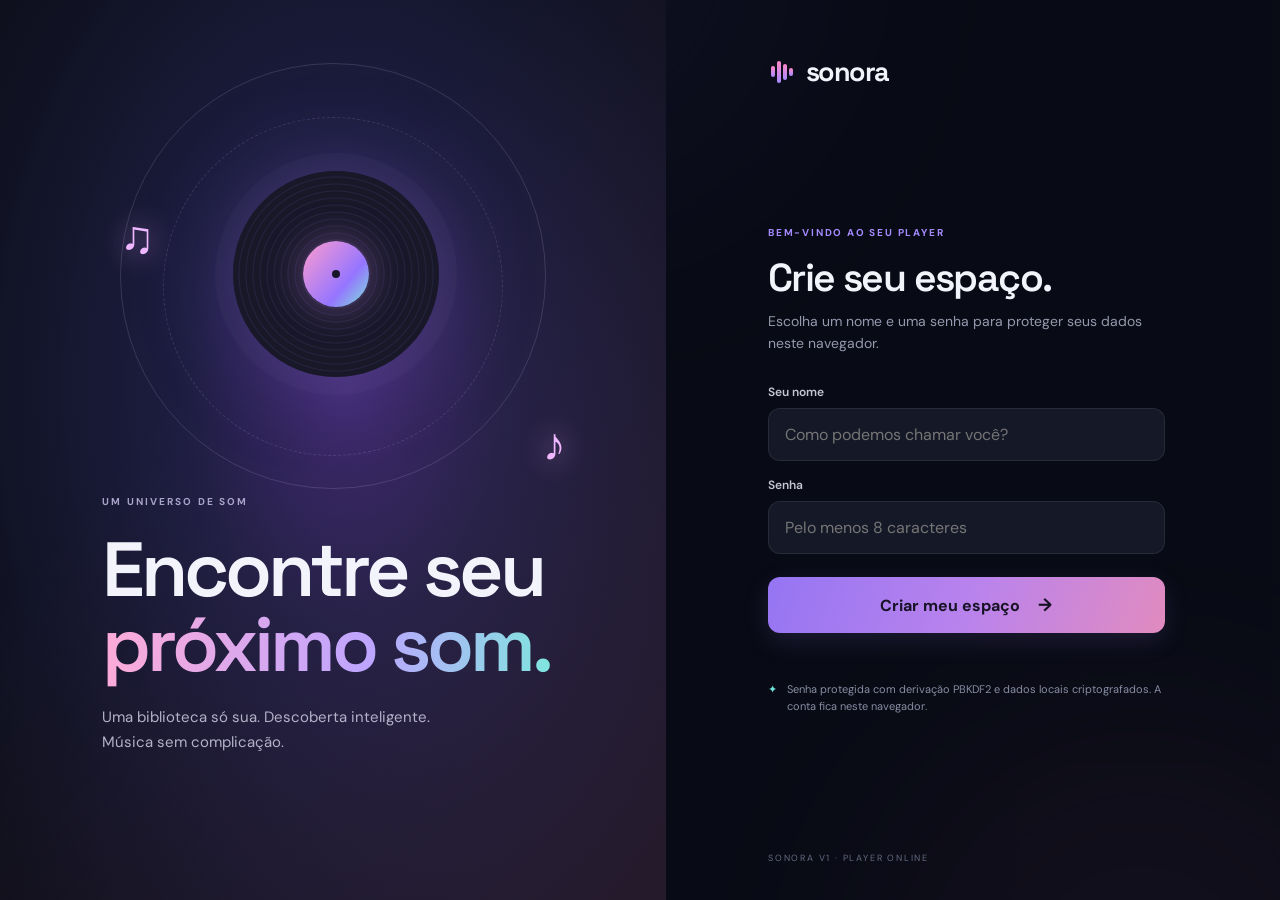
<file: index.html>
<!doctype html>
<html lang="pt-BR">
<head>
  <meta charset="utf-8">
  <meta name="viewport" content="width=device-width, initial-scale=1">
  <meta name="theme-color" content="#0b0d17">
  <meta name="description" content="Sonora v1.0 — descubra e reproduza músicas online pelo catálogo Audius.">
  <title>Sonora v1.0 — seu universo musical</title>
  <link rel="preconnect" href="https://fonts.googleapis.com">
  <link rel="preconnect" href="https://fonts.gstatic.com" crossorigin>
  <link href="https://fonts.googleapis.com/css2?family=DM+Sans:wght@400;500;600;700&family=Space+Grotesk:wght@400;500;600;700&display=swap" rel="stylesheet">
  <link rel="stylesheet" href="styles.css">
  <link rel="stylesheet" href="reels.css">
  <link rel="manifest" href="manifest.webmanifest">
  <link rel="icon" href="assets/sonora-icon.svg" type="image/svg+xml">
</head>
<body>
  <div class="ambient ambient-one"></div><div class="ambient ambient-two"></div>
  <section id="auth-screen" class="auth-screen">
    <div class="auth-art">
      <div class="auth-orbit orbit-a"></div><div class="auth-orbit orbit-b"></div>
      <div class="auth-disc"><span></span></div>
      <div class="auth-note note-a">♫</div><div class="auth-note note-b">♪</div>
      <div class="auth-art-copy"><span class="eyebrow">UM UNIVERSO DE SOM</span><h1>Encontre seu<br><em>próximo som.</em></h1><p>Uma biblioteca só sua. Descoberta inteligente. Música sem complicação.</p></div>
    </div>
    <div class="auth-panel">
      <div class="brand brand-auth"><div class="brand-mark"><i></i><i></i><i></i><i></i></div><span>sonora</span></div>
      <div class="auth-content">
        <div class="auth-kicker">BEM-VINDO AO SEU PLAYER</div>
        <h2 id="auth-title">Crie seu espaço.</h2>
        <p id="auth-subtitle" class="muted">Escolha um nome e uma senha para proteger seus dados neste navegador.</p>
        <form id="auth-form" autocomplete="off">
          <label for="auth-username">Seu nome</label>
          <input id="auth-username" maxlength="24" placeholder="Como podemos chamar você?" required>
          <label for="auth-password">Senha</label>
          <input id="auth-password" type="password" minlength="8" placeholder="Pelo menos 8 caracteres" required>
          <button class="primary-btn auth-submit" type="submit" id="auth-submit">Criar meu espaço <span>→</span></button>
          <p id="auth-error" class="form-error" aria-live="polite"></p>
        </form>
        <div class="security-note"><span class="shield">✦</span><span>Senha protegida com derivação PBKDF2 e dados locais criptografados. A conta fica neste navegador.</span></div>
      </div>
      <div class="auth-footer">SONORA V1 · PLAYER ONLINE</div>
    </div>
  </section>

  <div id="app-shell" class="app-shell hidden">
    <aside class="sidebar">
      <div class="brand"><div class="brand-mark"><i></i><i></i><i></i><i></i></div><span>sonora</span><small>WEB PLAYER</small></div>
      <button class="nav-link active" data-view="home"><b class="nav-icon">⌂</b><span>Início</span></button>
      <button class="nav-link" data-view="discover"><b class="nav-icon">⌕</b><span>Descobrir</span><span class="nav-dot"></span></button>
      <button class="nav-link" data-view="library"><b class="nav-icon">▤</b><span>Minha biblioteca</span></button>
      <div class="sidebar-label">SUA MÚSICA</div>
      <button class="nav-link" data-view="favorites"><b class="nav-icon">♡</b><span>Favoritas</span></button>
      <button class="nav-link" data-view="playlists"><b class="nav-icon">☷</b><span>Playlists</span></button>
      <div class="sidebar-label">CRIAR</div>
      <button class="nav-link" data-view="reels"><b class="nav-icon">▣</b><span>Reels · Rascunhos</span><span class="nav-dot"></span></button>
      <div class="sidebar-playlists"><div class="sidebar-label">PLAYLISTS</div><div id="sidebar-playlists-list"></div><button id="new-playlist-side" class="create-playlist">＋ Nova playlist</button></div>
      <div class="sidebar-bottom">
        <div class="mini-profile"><div class="avatar" id="user-avatar">S</div><div><strong id="sidebar-username">Usuário</strong><small>Conta local</small></div><button id="logout-btn" title="Sair">↗</button></div>
        <div class="local-encryption"><span>●</span> Cofre local ativo</div>
      </div>
    </aside>

    <main class="main-area">
      <header class="topbar">
        <div class="breadcrumbs"><span>SONORA</span><b>/</b><strong id="breadcrumb-current">Início</strong></div>
        <div class="top-actions"><button class="icon-btn" id="tutorial-restart" title="Abrir tutorial">✧</button><button class="user-chip" id="profile-button"><span class="avatar tiny" id="top-avatar">S</span><span id="top-username">Usuário</span><span class="chevron">⌄</span></button></div>
      </header>



      <section class="content-view active" id="view-home">
        <div class="hero-banner">
          <div class="hero-copy"><div class="eyebrow"><span class="pulse-dot"></span> SEU UNIVERSO MUSICAL</div><h1>Deixe a música<br><em>te encontrar.</em></h1><p>Seus sons favoritos, novas descobertas e uma trilha sonora que aprende com você.</p><div class="hero-buttons"><button class="primary-btn" id="hero-discover">Explorar músicas <span>↗</span></button><button class="ghost-btn" id="hero-import">＋ Adicionar arquivos</button></div></div>
          <div class="hero-visual"><div class="hero-ring ring-one"></div><div class="hero-ring ring-two"></div><div class="hero-vinyl"><div class="vinyl-center"></div><div class="vinyl-glint"></div></div><div class="floating-tag tag-top">SOM NOVO <span>✦</span></div><div class="floating-tag tag-bottom">FEITO PRA VOCÊ <span>↗</span></div></div>
        </div>
        <div class="section-heading"><div><span class="eyebrow">SEU GOSTO, SEU RITMO</span><h2>Feito para você <span class="sparkle">✦</span></h2><p class="muted">O algoritmo aprende com suas reproduções e favoritas.</p></div><button class="text-btn" data-view="discover">Ver descobertas <span>→</span></button></div>
        <div id="recommendation-grid" class="music-grid"></div>
        <div class="section-heading compact-heading"><div><span class="eyebrow">CONTINUE DE ONDE PAROU</span><h2>Ouvidas recentemente</h2></div><button class="text-btn" data-view="library">Ver biblioteca <span>→</span></button></div>
        <div id="recent-list" class="track-list"></div>
        <div class="drop-zone" id="home-drop-zone"><div class="drop-icon">⇧</div><div><strong>Solte suas músicas aqui</strong><p>MP3, WAV, OGG, M4A, FLAC e outros formatos compatíveis com seu navegador.</p></div><button class="outline-btn" id="drop-browse">Escolher arquivos</button></div>
      </section>

      <section class="content-view" id="view-discover">
        <div class="page-intro"><span class="eyebrow">CATÁLOGO ABERTO · AUDIOUS</span><h1>Descobrir<span class="accent-period">.</span></h1><p>Encontre faixas de artistas independentes e ouça direto no player do Sonora.</p></div>
        <div class="search-panel"><div class="search-icon">⌕</div><input id="online-search" placeholder="Busque por música, artista ou estilo..." autocomplete="off"><button id="online-search-btn" class="primary-btn">Buscar <span>→</span></button></div>
        <div class="catalog-heading"><div><span class="eyebrow">SELEÇÃO DO AUDIOUS</span><h2>Músicas prontas para ouvir</h2><p class="muted">Escolha uma faixa e aperte Play. O áudio é transmitido pelo serviço original.</p></div><button id="catalog-refresh" class="outline-btn">↻ Atualizar catálogo</button></div>
        <div class="catalog-genres" id="catalog-genres" aria-label="Categorias musicais">
          <button class="genre-chip active" data-audius-genre="">Tudo</button>
          <button class="genre-chip" data-audius-genre="Electronic">Eletrônica</button>
          <button class="genre-chip" data-audius-genre="Hip-Hop/Rap">Hip-Hop</button>
          <button class="genre-chip" data-audius-genre="Dance">Dance</button>
          <button class="genre-chip" data-audius-genre="Rock">Rock</button>
          <button class="genre-chip" data-audius-genre="Ambient">Ambient</button>
          <button class="genre-chip" data-audius-genre="Pop">Pop</button>
          <button class="genre-chip" data-audius-genre="Classical">Clássica</button>
        </div>
        <div id="online-status" class="status-line">Carregando músicas em alta no catálogo Audius...</div>
        <div id="online-results" class="music-grid online-grid"></div>
        <div class="api-footnote">As músicas são hospedadas e transmitidas pelo Audius; o Sonora não baixa nem reenvia os áudios. Cada faixa pertence aos respectivos criadores. Para reutilizar uma música fora da plataforma, confira a licença e as permissões na página original do artista. <a href="https://docs.audius.co/api/" target="_blank" rel="noopener noreferrer">Documentação oficial ↗</a></div>
      </section>

      <section class="content-view" id="view-library">
        <div class="page-intro page-intro-row"><div><span class="eyebrow">SEUS ARQUIVOS</span><h1>Minha biblioteca<span class="accent-period">.</span></h1><p>Suas músicas importadas ficam salvas neste navegador, protegidas pelo seu cofre.</p></div><button class="primary-btn" id="library-import">＋ Importar músicas</button></div>
        <div class="library-toolbar"><div class="tab-filters"><button class="filter-chip active" data-library-filter="all">Todas</button><button class="filter-chip" data-library-filter="recent">Recentes</button><button class="filter-chip" data-library-filter="favorites">Favoritas</button></div><span id="library-count" class="muted small-text">0 faixas</span></div>
        <div id="library-list" class="track-list"></div>
        <div class="drop-zone library-drop" id="library-drop-zone"><div class="drop-icon">⇧</div><div><strong>Arraste arquivos para importar</strong><p>O Sonora tenta identificar título e artista pelas tags do arquivo.</p></div><button class="outline-btn" id="library-browse">Selecionar arquivos</button></div>
      </section>

      <section class="content-view" id="view-favorites">
        <div class="page-intro"><span class="eyebrow">SELEÇÃO ESPECIAL</span><h1>Suas favoritas<span class="accent-period">.</span></h1><p>Aquelas que merecem replay.</p></div>
        <div id="favorites-list" class="track-list"></div>
      </section>

      <section class="content-view" id="view-playlists">
        <div class="page-intro page-intro-row"><div><span class="eyebrow">ORGANIZE SUA TRILHA</span><h1>Playlists<span class="accent-period">.</span></h1><p>Crie coleções com os sons de cada momento.</p></div><button class="primary-btn" id="new-playlist-main">＋ Criar playlist</button></div>
        <div id="playlist-cards" class="playlist-grid"></div>
        <div id="playlist-detail" class="playlist-detail hidden"><div class="playlist-detail-head"><button id="back-playlists" class="back-btn">← Todas as playlists</button><h2 id="playlist-detail-title"></h2><p id="playlist-detail-subtitle" class="muted"></p></div><div id="playlist-detail-list" class="track-list"></div></div>
      </section>

      <section class="content-view reels-view" id="view-reels">
        <div class="reels-hero">
          <div class="reels-hero-copy">
            <span class="eyebrow"><span class="pulse-dot"></span> SONORA CREATOR LAB</span>
            <h1>Reels em<br><em>construção.</em></h1>
            <p>Uma bancada de ideias para vídeos curtos. Comece com um rascunho, adicione seu vídeo e desenvolva no seu ritmo.</p>
            <div class="reels-hero-actions"><button class="primary-btn" id="reel-create-main">＋ Novo Reel</button><span class="reels-hero-note">100 rascunhos de partida · vídeos de até 1 GB</span></div>
          </div>
          <div class="reels-hero-art" aria-hidden="true"><div class="reel-phone phone-back"><div class="phone-screen screen-pink"></div></div><div class="reel-phone phone-front"><div class="phone-speaker"></div><div class="phone-screen screen-blue"><span>SONORA<br>REELS</span><i>♫</i></div><div class="phone-home"></div></div><div class="reels-spark spark-a">✦</div><div class="reels-spark spark-b">✧</div></div>
        </div>
        <div class="reels-stats">
          <div><strong id="reels-total">100</strong><span>PROJETOS DE PARTIDA</span></div>
          <div><strong id="reels-with-video">0</strong><span>COM VÍDEO ADICIONADO</span></div>
          <div><strong id="reels-in-progress">100</strong><span>AINDA INACABADOS</span></div>
        </div>
        <div class="reels-toolbar">
          <div><span class="eyebrow">SUA OFICINA DE IDEIAS</span><h2>Rascunhos de Reels</h2><p class="muted">São 100 projetos inacabados para desenvolver. Cada rascunho aceita um vídeo de até 1 GB, conforme o espaço disponível no navegador.</p></div>
          <div class="reels-search-wrap"><span>⌕</span><input id="reels-search" type="search" placeholder="Buscar um rascunho..."></div>
        </div>
        <div class="reels-filters">
          <button class="reel-filter active" data-reel-filter="all">Todos</button>
          <button class="reel-filter" data-reel-filter="video">Com vídeo</button>
          <button class="reel-filter" data-reel-filter="idea">Só ideias</button>
          <span id="reels-count" class="muted small-text">100 projetos</span>
        </div>
        <div class="reels-grid" id="reels-grid"></div>
        <div class="reels-load-wrap"><button class="outline-btn" id="reels-load-more">Carregar mais projetos ↓</button></div>
        <div class="reels-footnote"><span>✦</span><div><strong>Pequeno lembrete:</strong> os vídeos escolhidos ficam neste navegador, protegidos pelo cofre local. O Sonora não publica nada automaticamente.</div></div>
      </section>

      <section class="content-view" id="view-settings">
        <div class="page-intro"><span class="eyebrow">CONTROLE SEU ESPAÇO</span><h1>Preferências<span class="accent-period">.</span></h1><p>Personalize sua experiência e seus dados.</p></div>
        <div class="settings-card"><div><h3>Catálogo de música online</h3><p>O Sonora usa o Audius para pesquisar faixas e reproduzir o áudio diretamente pelo serviço. A maioria das consultas de leitura funciona sem conta de desenvolvedor; podem existir limites de uso.</p></div><a href="https://audius.co/" target="_blank" rel="noopener noreferrer" class="outline-btn">Conhecer Audius ↗</a></div>
        <div class="settings-card"><div><h3>Seu algoritmo</h3><p id="algorithm-summary">Ainda estamos aprendendo seu gosto musical.</p></div><button id="reset-algorithm" class="outline-btn">Reiniciar aprendizado</button></div>
        <div class="settings-card danger-settings"><div><h3>Dados deste navegador</h3><p>As músicas importadas, playlists e preferências ficam neste navegador. Sair não apaga seus dados.</p></div><button id="delete-account-data" class="outline-btn danger-btn">Apagar conta e dados</button></div>
      </section>
    </main>

    <footer class="player-bar">
      <div class="now-playing"><div class="now-cover" id="now-cover"><span>♫</span></div><div class="now-meta"><strong id="player-title">Escolha uma música</strong><small id="player-artist">Seu próximo som começa aqui</small></div><button id="player-like" class="like-btn" title="Favoritar">♡</button></div>
      <div class="player-center"><div class="player-controls"><button id="shuffle-btn" class="sub-control" title="Aleatório">⤨</button><button id="prev-btn" class="control-btn" title="Anterior">⏮</button><button id="play-btn" class="play-btn" title="Reproduzir">▶</button><button id="next-btn" class="control-btn" title="Próxima">⏭</button><button id="repeat-btn" class="sub-control" title="Repetir">↻</button></div><div class="timeline"><span id="current-time">0:00</span><input id="seek-bar" type="range" min="0" max="1000" value="0"><span id="total-time">0:00</span></div></div>
      <div class="player-extra"><span class="volume-icon">◖</span><input id="volume-bar" type="range" min="0" max="1" step="0.01" value="0.8"><button class="queue-btn" id="queue-btn" title="Fila">☷</button></div>
      <audio id="audio-element" preload="metadata"></audio>
    </footer>
  </div>

  <input type="file" id="file-picker" accept="audio/*,.mp3,.wav,.ogg,.m4a,.aac,.flac,.opus" multiple hidden>
  <div id="toast-region" class="toast-region" aria-live="polite"></div>

  <div id="tutorial-overlay" class="tutorial-overlay hidden">
    <div class="tutorial-backdrop"></div>
    <div class="tutorial-card" role="dialog" aria-modal="true" aria-labelledby="tutorial-title">
      <div class="tutorial-mascot"><div class="mascot-glow"></div><div class="mascot-face"><span class="mascot-eye eye-left"></span><span class="mascot-eye eye-right"></span><span class="mascot-mouth"></span></div><div class="mascot-star star-one">✦</div><div class="mascot-star star-two">✧</div></div>
      <div class="tutorial-progress"><span id="tutorial-step-label">COMEÇANDO</span><div id="tutorial-dots"></div><button id="tutorial-skip" class="tutorial-skip">Pular</button></div>
      <h2 id="tutorial-title">Oi! Eu sou o Lumi.</h2><p id="tutorial-text">Vou mostrar como o Sonora funciona, passo a passo. Não precisa entender de tecnologia: é só acompanhar!</p>
      <div class="tutorial-tip"><span>✦</span><span id="tutorial-tip-text">Você pode abrir este tutorial novamente tocando no ícone ✧ no topo.</span></div>
      <div class="tutorial-actions"><button id="tutorial-back" class="ghost-btn hidden">Voltar</button><button id="tutorial-next" class="primary-btn">Vamos lá <span>→</span></button></div>
    </div>
  </div>

  <div id="modal-overlay" class="modal-overlay hidden"><div class="modal-card"><button class="modal-close" id="modal-close">×</button><div id="modal-content"></div></div></div>
  <script src="app.js"></script>
  <script>if ('serviceWorker' in navigator && (location.protocol === 'https:' || location.hostname === 'localhost')) { window.addEventListener('load', () => navigator.serviceWorker.register('./service-worker.js').catch(() => {})); }</script>
</body>
</html>
</file>
<file: styles.css>
:root{--bg:#0b0d17;--panel:#121522;--panel2:#171b2b;--line:rgba(255,255,255,.08);--text:#f3f4fb;--muted:#9599ae;--purple:#a58bff;--pink:#ff87c5;--cyan:#70e5dc;--green:#87e5b2;--font:'DM Sans',sans-serif;--display:'Space Grotesk',sans-serif}*{box-sizing:border-box}html{scroll-behavior:smooth}body{margin:0;background:var(--bg);color:var(--text);font-family:var(--font);min-height:100vh;overflow-x:hidden}button,input{font:inherit}button{color:inherit;cursor:pointer}.hidden{display:none!important}.muted{color:var(--muted)}.small-text{font-size:12px}.ambient{position:fixed;width:480px;height:480px;border-radius:50%;filter:blur(110px);opacity:.13;pointer-events:none;z-index:-1}.ambient-one{background:#6846da;top:-280px;left:25%}.ambient-two{background:#c54b9c;bottom:-320px;right:-100px}.brand{display:flex;align-items:center;gap:10px;font:700 27px var(--display);letter-spacing:-1.5px;margin-bottom:38px}.brand small{font:600 8px var(--font);letter-spacing:1.8px;color:#7d8099;margin-left:3px;margin-top:14px}.brand-mark{width:28px;height:27px;display:flex;align-items:center;justify-content:center;gap:2px}.brand-mark i{display:block;width:4px;border-radius:5px;background:linear-gradient(180deg,var(--pink),var(--purple));animation:equalize 1s ease-in-out infinite alternate}.brand-mark i:nth-child(1){height:11px;animation-delay:-.4s}.brand-mark i:nth-child(2){height:22px;animation-delay:-.1s}.brand-mark i:nth-child(3){height:16px;animation-delay:-.6s}.brand-mark i:nth-child(4){height:8px;animation-delay:-.2s}@keyframes equalize{from{transform:scaleY(.55)}to{transform:scaleY(1)}}
/* auth */.auth-screen{min-height:100vh;display:grid;grid-template-columns:1.04fr .96fr}.auth-art{position:relative;overflow:hidden;display:flex;align-items:flex-end;padding:8vw;background:radial-gradient(ellipse at 52% 43%,#3b286e 0,#1d1d40 34%,#111325 73%,#0b0d17 100%)}.auth-art:before{content:"";position:absolute;inset:0;background:linear-gradient(130deg,transparent 35%,rgba(255,132,198,.1));pointer-events:none}.auth-art-copy{position:relative;z-index:2;max-width:510px;margin-bottom:3vh}.eyebrow{font-size:10px;font-weight:700;letter-spacing:2.1px;color:#aaa3ca}.auth-art-copy h1{font:600 clamp(48px,6vw,82px)/.98 var(--display);letter-spacing:-4px;margin:22px 0}.auth-art-copy h1 em,.hero-copy h1 em{font-style:normal;background:linear-gradient(95deg,#ffabd7,#bda5ff 60%,#7fe6de);color:transparent;background-clip:text}.auth-art-copy p{max-width:380px;color:#b4b2c9;line-height:1.7;font-size:15px}.auth-orbit{position:absolute;border:1px solid rgba(219,197,255,.16);border-radius:50%;top:7%;left:18%;width:64%;aspect-ratio:1;animation:spin 34s linear infinite}.orbit-b{width:51%;top:13%;left:24.5%;border-style:dashed;animation-direction:reverse;animation-duration:52s}.auth-disc{position:absolute;top:19%;left:35%;width:31%;aspect-ratio:1;border-radius:50%;background:repeating-radial-gradient(circle,#181829 0,#181829 5px,#26233e 6px,#17182a 7px);box-shadow:0 0 100px #9b72ff44,0 0 0 18px rgba(255,255,255,.025);animation:float 7s ease-in-out infinite}.auth-disc:before{content:"";position:absolute;inset:34%;border-radius:50%;background:linear-gradient(130deg,#ff9ccf,#9575ff 65%,#7ce5d7);box-shadow:0 0 38px #d28bff66}.auth-disc span{position:absolute;z-index:2;left:48%;top:48%;width:4%;aspect-ratio:1;border-radius:50%;background:#171629}.auth-note{position:absolute;font-size:46px;color:#efb7ff;text-shadow:0 0 28px #e4a8ff;animation:float 5s ease-in-out infinite}.note-a{top:23%;left:18%}.note-b{top:46%;right:15%;animation-delay:-2s}.auth-panel{display:flex;flex-direction:column;justify-content:space-between;padding:6vh 9vw 4vh 8vw;background:rgba(9,11,20,.55)}.brand-auth{margin:0}.auth-content{max-width:420px;width:100%;margin:30px auto}.auth-kicker{font-size:10px;color:var(--purple);font-weight:700;letter-spacing:1.8px}.auth-content h2{font:600 39px var(--display);letter-spacing:-1.6px;margin:14px 0 8px}.auth-content>p{line-height:1.6;font-size:14px;margin:0 0 30px}.auth-content label{display:block;margin:16px 0 8px;font-size:12px;font-weight:600;color:#c6c5d4}.auth-content input,.setting-inline input{width:100%;background:#151827;border:1px solid var(--line);border-radius:12px;padding:15px 16px;color:white;outline:none;transition:.2s}.auth-content input:focus,.setting-inline input:focus,.search-panel input:focus{border-color:#a58bff88;box-shadow:0 0 0 3px #a58bff16}.primary-btn{border:0;border-radius:12px;background:linear-gradient(110deg,#9575f3,#ba83ec 52%,#e18bbf);padding:13px 18px;font-weight:700;color:#171326;box-shadow:0 8px 26px #9e79ef24;transition:transform .2s,filter .2s;display:inline-flex;align-items:center;justify-content:center;gap:18px}.primary-btn:hover{transform:translateY(-2px);filter:brightness(1.08)}.primary-btn span{font-size:18px}.auth-submit{width:100%;margin-top:23px;padding:16px}.form-error{color:#ff9cba;min-height:17px;font-size:12px}.security-note{display:flex;align-items:flex-start;gap:10px;color:#888da4;font-size:11px;line-height:1.55;margin-top:19px}.shield{color:var(--cyan)}.auth-footer{font-size:9px;letter-spacing:1.8px;color:#656b82}
/* layout */.app-shell{display:flex;min-height:100vh;padding-bottom:94px}.sidebar{width:244px;position:fixed;inset:0 auto 0 0;padding:30px 19px 16px 23px;border-right:1px solid var(--line);background:rgba(12,14,24,.9);backdrop-filter:blur(24px);display:flex;flex-direction:column;z-index:5}.sidebar .brand{margin:0 0 39px 5px;font-size:25px}.nav-link{display:flex;align-items:center;gap:13px;border:0;background:transparent;color:#969bb1;padding:12px 13px;border-radius:10px;text-align:left;margin:2px 0;font-size:13px;transition:.2s}.nav-link:hover{background:#ffffff09;color:white}.nav-link.active{background:linear-gradient(90deg,#9e82ef22,#f18bc411);color:#e9ddff}.nav-link.active .nav-icon{color:#c4a6ff}.nav-icon{width:19px;font-size:19px;font-weight:400;text-align:center;color:#868ba2}.nav-dot{width:5px;height:5px;border-radius:50%;background:var(--cyan);margin-left:auto}.sidebar-label{font-size:9px;letter-spacing:1.8px;color:#686f89;font-weight:700;margin:29px 0 10px 13px}.sidebar-playlists{min-height:80px}.sidebar-playlists .sidebar-label{margin-top:30px}.sidebar-playlist{display:block;width:100%;text-align:left;border:0;background:transparent;color:#9ba0b5;padding:8px 13px;border-radius:8px;font-size:12px;white-space:nowrap;overflow:hidden;text-overflow:ellipsis}.sidebar-playlist:hover{background:#fff1;color:white}.create-playlist{border:0;background:none;color:#a9a2c4;font-size:11px;padding:10px 13px}.sidebar-bottom{margin-top:auto}.mini-profile{display:flex;align-items:center;gap:10px;border-top:1px solid var(--line);padding:17px 0 10px}.avatar{display:grid;place-items:center;width:34px;height:34px;border-radius:11px;background:linear-gradient(135deg,#a688ff,#f08abb);color:#211630;font-weight:700;font-family:var(--display)}.avatar.tiny{width:25px;height:25px;border-radius:8px;font-size:11px}.mini-profile>div:nth-child(2){min-width:0;display:flex;flex-direction:column;gap:3px;flex:1}.mini-profile strong{font-size:11px;white-space:nowrap;overflow:hidden;text-overflow:ellipsis}.mini-profile small{font-size:9px;color:#777e98}.mini-profile button{border:0;background:none;color:#898fa6}.local-encryption{font-size:9px;color:#7c8499;padding:7px 3px}.local-encryption span{color:#6ee3b2;margin-right:6px}.main-area{margin-left:244px;width:calc(100% - 244px);min-width:0}.topbar{height:76px;border-bottom:1px solid var(--line);display:flex;align-items:center;justify-content:space-between;padding:0 4.2%;position:sticky;top:0;background:rgba(11,13,23,.82);backdrop-filter:blur(22px);z-index:4}.breadcrumbs{display:flex;align-items:center;gap:12px;font-size:10px;letter-spacing:1px;color:#737990}.breadcrumbs b{color:#454b61}.breadcrumbs strong{color:#c9c9d7;font-weight:600;letter-spacing:0}.top-actions{display:flex;align-items:center;gap:18px}.icon-btn,.user-chip{border:1px solid var(--line);background:#171a29;border-radius:11px;padding:8px 12px;color:#c8c6dc}.icon-btn{width:36px;height:36px;padding:0;font-size:17px}.user-chip{display:flex;align-items:center;gap:9px;font-size:11px}.chevron{color:#888}.content-view{display:none;padding:36px 4.2% 45px;max-width:1500px;margin:0 auto;animation:viewIn .4s ease}.content-view.active{display:block}@keyframes viewIn{from{opacity:0;transform:translateY(10px)}to{opacity:1;transform:translateY(0)}}
/* home */.hero-banner{min-height:350px;background:linear-gradient(110deg,#211b3c 0%,#211d3e 48%,#252242 100%);border:1px solid #c7a5ff1c;border-radius:23px;position:relative;overflow:hidden;padding:42px 5%;display:flex;align-items:center}.hero-banner:after{content:"";position:absolute;width:60%;height:150%;right:-18%;top:-22%;background:radial-gradient(ellipse,#a47aff30,transparent 65%);transform:rotate(-20deg)}.hero-copy{position:relative;z-index:2;max-width:470px}.hero-copy .eyebrow{display:flex;align-items:center;gap:9px}.pulse-dot{width:6px;height:6px;background:var(--cyan);border-radius:50%;box-shadow:0 0 11px var(--cyan);animation:pulse 1.8s infinite}.hero-copy h1{font:600 clamp(36px,4.3vw,57px)/1.02 var(--display);letter-spacing:-2.8px;margin:18px 0 13px}.hero-copy p{color:#b5b2ca;line-height:1.6;font-size:13px;max-width:385px}.hero-buttons{display:flex;gap:12px;margin-top:24px}.ghost-btn{background:rgba(255,255,255,.06);border:1px solid #ffffff21;color:#e2ddf6;border-radius:12px;padding:12px 16px;font-size:12px;font-weight:600;transition:.2s}.ghost-btn:hover,.outline-btn:hover{background:#ffffff12;transform:translateY(-1px)}.hero-visual{position:absolute;right:8%;top:50%;transform:translateY(-50%);width:330px;height:300px;display:grid;place-items:center}.hero-ring{position:absolute;border:1px solid rgba(216,190,255,.16);border-radius:50%;width:300px;height:300px;animation:spin 45s linear infinite}.ring-two{width:245px;height:245px;border-style:dashed;animation-direction:reverse;animation-duration:34s}.hero-vinyl{position:relative;width:205px;height:205px;border-radius:50%;background:repeating-radial-gradient(circle,#151523 0,#151523 5px,#24213b 6px,#171727 8px);box-shadow:0 18px 50px #0008,0 0 55px #aa84ff44;animation:float 7s ease-in-out infinite}.vinyl-center{position:absolute;inset:34%;border-radius:50%;background:linear-gradient(140deg,#f49ac8,#a18aff 55%,#74e3d7)}.vinyl-center:after{content:"";position:absolute;inset:46%;border-radius:50%;background:#282039}.vinyl-glint{position:absolute;inset:10%;border-radius:50%;border:1px solid #ffffff15;transform:rotate(-30deg)}.floating-tag{position:absolute;border:1px solid #ffffff24;background:#17152a99;backdrop-filter:blur(12px);border-radius:9px;padding:9px 12px;font-size:8px;letter-spacing:1.5px;color:#ded6fb;box-shadow:0 10px 25px #0003;animation:float 5s ease-in-out infinite}.floating-tag span{color:var(--cyan);margin-left:7px}.tag-top{top:18px;right:5px}.tag-bottom{bottom:22px;left:-2px;animation-delay:-2.4s}.section-heading{display:flex;justify-content:space-between;align-items:flex-end;margin:41px 0 19px}.section-heading h2{font:600 24px var(--display);letter-spacing:-.8px;margin:8px 0 5px}.section-heading p{font-size:11px;margin:0}.sparkle{font-size:17px;color:var(--pink)}.text-btn{border:0;background:none;color:#b7a5fa;font-size:11px;font-weight:700;padding:10px 0}.text-btn span{font-size:16px;margin-left:7px}.compact-heading{margin-top:43px}.music-grid{display:grid;grid-template-columns:repeat(4,minmax(0,1fr));gap:16px}.music-card{min-width:0;background:#141725;border:1px solid var(--line);border-radius:15px;padding:12px;transition:transform .25s,border-color .25s,background .25s;animation:cardIn .45s both}.music-card:hover{transform:translateY(-5px);border-color:#b39aff55;background:#191d30}.cover-art{position:relative;aspect-ratio:1;border-radius:11px;overflow:hidden;display:grid;place-items:center;background:linear-gradient(135deg,var(--cover-a,#514280),var(--cover-b,#bc78a4))}.cover-art:before,.now-cover:before{content:"";position:absolute;inset:0;background:radial-gradient(circle at 25% 20%,#ffffff44,transparent 35%),linear-gradient(140deg,transparent 35%,#0004)}.cover-art .cover-symbol{font-size:46px;color:#fff9;position:relative;z-index:1;text-shadow:0 5px 20px #0005}.cover-art .cover-orbit{position:absolute;width:75%;aspect-ratio:1;border:1px solid #ffffff35;border-radius:50%;transform:rotate(30deg)}.cover-art .cover-orbit:before{content:"";position:absolute;width:10px;height:10px;border-radius:50%;background:#ffffff9c;top:10%;left:17%;box-shadow:0 0 20px white}.cover-play{position:absolute;right:10px;bottom:10px;width:37px;height:37px;border-radius:50%;border:0;background:#f6eaff;color:#241a39;box-shadow:0 5px 16px #0004;opacity:0;transform:translateY(7px);transition:.2s}.music-card:hover .cover-play{opacity:1;transform:translateY(0)}.card-info{padding:12px 2px 1px}.card-info strong{display:block;font-size:12px;white-space:nowrap;overflow:hidden;text-overflow:ellipsis}.card-info small{display:block;color:#969bb0;font-size:10px;margin-top:6px;white-space:nowrap;overflow:hidden;text-overflow:ellipsis}.card-meta{display:flex;justify-content:space-between;align-items:center;margin-top:11px}.license-tag{color:#8cddbb;font-size:8px;font-weight:700;letter-spacing:.7px;text-transform:uppercase}.card-like{border:0;background:none;color:#858ba3;font-size:17px}.card-like.liked{color:#ff86c3}.track-list{display:flex;flex-direction:column;gap:4px}.track-row{display:grid;grid-template-columns:34px minmax(120px,1fr) minmax(80px,.7fr) 56px 30px 30px;align-items:center;gap:14px;padding:8px 12px;border-radius:11px;transition:.2s}.track-row:hover{background:#ffffff08}.track-index{color:#747a92;font-size:11px;text-align:center}.track-mini-cover{width:34px;height:34px;border-radius:8px;display:grid;place-items:center;background:linear-gradient(135deg,var(--cover-a,#53417f),var(--cover-b,#b66f9c));font-size:15px}.track-title{display:flex;flex-direction:column;gap:4px;min-width:0}.track-title strong{font-size:11px;white-space:nowrap;overflow:hidden;text-overflow:ellipsis}.track-title small,.track-album{font-size:10px;color:#9298ad;white-space:nowrap;overflow:hidden;text-overflow:ellipsis}.track-duration{font-size:10px;color:#858ba0;text-align:right}.row-action{background:none;border:0;color:#858ba0;font-size:16px}.row-action:hover{color:white}.drop-zone{display:flex;align-items:center;gap:17px;border:1px dashed #a18cff55;border-radius:14px;background:linear-gradient(110deg,#a18cff0b,#f08db40a);padding:17px 19px;margin-top:34px}.drop-zone.drag-over{background:#a18cff24;border-color:var(--purple);transform:scale(1.01)}.drop-icon{width:42px;height:42px;border-radius:13px;background:#a58bff1b;display:grid;place-items:center;font-size:22px;color:#b9a3ff}.drop-zone strong{font-size:12px}.drop-zone p{font-size:10px;color:#9399ae;margin:5px 0 0}.drop-zone>div:nth-child(2){flex:1}.outline-btn{border:1px solid #ffffff25;background:#ffffff07;color:#d9d5e9;border-radius:10px;padding:10px 14px;font-size:10px;font-weight:700;transition:.2s}
/* discovery/library */.page-intro{margin:11px 0 28px}.page-intro h1{font:600 clamp(36px,4vw,50px) var(--display);letter-spacing:-2px;margin:10px 0 8px}.accent-period{color:var(--pink)}.page-intro p{font-size:12px;color:var(--muted);margin:0}.page-intro-row{display:flex;justify-content:space-between;align-items:flex-end}.search-panel{display:flex;align-items:center;gap:13px;padding:8px 9px 8px 17px;background:#171a29;border:1px solid #ffffff14;border-radius:14px;max-width:840px}.search-icon{font-size:25px;color:#a99be0}.search-panel input{background:transparent;border:0;outline:none;color:white;flex:1;min-width:0;padding:9px 2px;font-size:12px}.search-panel input:focus{box-shadow:none}.search-panel .primary-btn{padding:11px 17px;font-size:11px}.source-row{display:flex;align-items:center;gap:9px;margin:22px 0 19px}.source-row>span:first-child{font-size:9px;letter-spacing:1.5px;color:#777e95;font-weight:700;margin-right:7px}.source-pill{border:1px solid var(--line);background:#171a29;color:#9ea2b5;border-radius:20px;padding:7px 12px;font-size:10px}.source-pill.active{border-color:#b69cff66;background:#a58bff18;color:#d8caff}.source-pill small{font-size:8px;color:#72d9b3;margin-left:5px}.source-note{font-size:9px;color:#747b91;margin-left:8px}.status-line{font-size:11px;color:#959bb0;margin:13px 0 17px;min-height:18px}.api-footnote{font-size:10px;line-height:1.6;color:#777e93;margin:27px 0}.api-footnote a{color:#b9a7ff;text-decoration:none}.library-toolbar{display:flex;align-items:center;justify-content:space-between;border-bottom:1px solid var(--line);padding-bottom:14px;margin-bottom:14px}.tab-filters{display:flex;gap:6px}.filter-chip{border:0;background:none;color:#878da3;padding:8px 11px;border-radius:8px;font-size:10px}.filter-chip.active{background:#a58bff1b;color:#d3c0ff}.library-drop{margin-top:38px}.playlist-grid{display:grid;grid-template-columns:repeat(3,minmax(0,1fr));gap:15px}.playlist-card{border:1px solid var(--line);border-radius:15px;padding:15px;background:linear-gradient(135deg,#1a1930,#151726);cursor:pointer;transition:.2s}.playlist-card:hover{transform:translateY(-4px);border-color:#a58bff66}.playlist-art{height:116px;border-radius:11px;display:grid;place-items:center;font-size:38px;background:linear-gradient(135deg,#6f58a5,#d27da9);margin-bottom:13px;position:relative;overflow:hidden}.playlist-art:after{content:"";position:absolute;width:140px;height:140px;border:1px solid #ffffff4a;border-radius:50%;right:-24px;top:-50px;box-shadow:0 0 0 17px #ffffff0c,0 0 0 35px #ffffff0c}.playlist-card strong{font-size:12px}.playlist-card p{font-size:10px;color:#9096ac;margin:5px 0 0}.playlist-detail{margin-top:25px}.playlist-detail-head{margin-bottom:18px}.playlist-detail-head h2{font:600 26px var(--display);margin:17px 0 5px}.playlist-detail-head p{font-size:11px}.back-btn{border:0;background:none;color:#b6a5fc;font-size:10px;padding:4px 0}.settings-card{border:1px solid var(--line);border-radius:15px;background:#151827;padding:21px;margin:15px 0;display:flex;align-items:center;justify-content:space-between;gap:25px}.settings-card h3{font-size:13px;margin:0 0 7px}.settings-card p,.settings-card small{font-size:10px;line-height:1.6;color:#9197ac;margin:0}.settings-card small{display:block;margin-top:8px}.setting-inline{display:flex;gap:8px;min-width:280px}.setting-inline input{padding:10px 12px;font-size:10px}.danger-btn{border-color:#ef8caa55;color:#ffa4bd}.danger-settings{border-color:#ef8caa20}
/* player */.player-bar{height:94px;position:fixed;bottom:0;left:244px;right:0;background:rgba(17,19,31,.94);border-top:1px solid #ffffff17;backdrop-filter:blur(24px);display:grid;grid-template-columns:1fr 1.2fr 1fr;align-items:center;padding:0 3.5%;z-index:8}.now-playing{display:flex;align-items:center;gap:11px;min-width:0}.now-cover{width:48px;height:48px;border-radius:10px;background:linear-gradient(135deg,#574b8c,#be7ba7);display:grid;place-items:center;font-size:22px;position:relative;overflow:hidden}.now-meta{display:flex;flex-direction:column;gap:5px;min-width:0}.now-meta strong{font-size:11px;white-space:nowrap;overflow:hidden;text-overflow:ellipsis}.now-meta small{font-size:9px;color:#9298ad;white-space:nowrap;overflow:hidden;text-overflow:ellipsis}.like-btn{border:0;background:none;color:#9298ad;font-size:18px;margin-left:3px}.like-btn.liked{color:#ff8dc6}.player-center{max-width:520px;width:100%;justify-self:center}.player-controls{display:flex;align-items:center;justify-content:center;gap:21px}.control-btn,.sub-control{background:none;border:0;color:#a5a8ba;font-size:15px;padding:3px}.control-btn:hover,.sub-control:hover{color:white}.sub-control{font-size:18px;color:#8d92a8}.sub-control.active{color:var(--purple)}.play-btn{border:0;width:34px;height:34px;border-radius:50%;background:#eee7ff;color:#29203f;font-size:13px;display:grid;place-items:center;padding-left:3px;box-shadow:0 0 20px #a58bff2b}.timeline{display:flex;align-items:center;gap:10px;margin-top:8px}.timeline span{font-size:8px;color:#777f96;min-width:26px}.timeline input,.player-extra input{height:3px;accent-color:#bca5ff;flex:1;cursor:pointer}.player-extra{display:flex;align-items:center;justify-content:flex-end;gap:12px}.volume-icon{font-size:15px;color:#9197a9}.player-extra input{max-width:95px}.queue-btn{background:none;border:0;color:#9298ac;font-size:18px}
/* tutorial/modal */.tutorial-overlay,.modal-overlay{position:fixed;inset:0;z-index:50;display:grid;place-items:center}.tutorial-backdrop{position:absolute;inset:0;background:#060710dc;backdrop-filter:blur(11px);animation:fadeIn .3s}.tutorial-card{position:relative;width:min(440px,calc(100vw - 32px));background:linear-gradient(145deg,#1a1c31,#111421);border:1px solid #c6a7ff33;border-radius:25px;padding:27px 30px 25px;box-shadow:0 30px 100px #0009;animation:modalIn .55s cubic-bezier(.2,.8,.2,1);overflow:hidden}.tutorial-card:before{content:"";position:absolute;width:260px;height:260px;border-radius:50%;background:#a47cff1c;filter:blur(55px);top:-130px;right:-90px;pointer-events:none}.tutorial-mascot{height:112px;display:grid;place-items:center;position:relative;margin-bottom:6px}.mascot-glow{position:absolute;width:104px;height:104px;border-radius:50%;background:#a48bff22;filter:blur(12px);animation:glow 2.5s infinite alternate}.mascot-face{position:relative;width:78px;height:78px;border-radius:27px 27px 33px 33px;background:linear-gradient(145deg,#bb9cff,#7e80e9 58%,#71d9d2);box-shadow:inset 5px 5px 12px #ffffff4a,inset -6px -8px 15px #5147a755,0 12px 35px #8874ef55;transform:rotate(-5deg);animation:mascotFloat 3.2s ease-in-out infinite}.mascot-face:before,.mascot-face:after{content:"";position:absolute;width:19px;height:22px;background:inherit;top:-8px;border-radius:8px 8px 2px 2px;z-index:-1}.mascot-face:before{left:7px;transform:rotate(-25deg)}.mascot-face:after{right:7px;transform:rotate(25deg)}.mascot-eye{position:absolute;width:7px;height:10px;border-radius:50%;background:#292447;top:28px;animation:blink 4s infinite}.eye-left{left:23px}.eye-right{right:23px}.mascot-mouth{position:absolute;width:13px;height:6px;border-bottom:2px solid #30294b;border-radius:50%;top:46px;left:33px}.mascot-star{position:absolute;color:#ffe0a5;font-size:18px;animation:twinkle 2s infinite}.star-one{top:12px;right:calc(50% - 75px)}.star-two{bottom:13px;left:calc(50% - 82px);animation-delay:-1s}.tutorial-progress{display:flex;align-items:center;gap:12px;margin:6px 0 15px}.tutorial-progress>span{font-size:8px;letter-spacing:1.5px;font-weight:700;color:#aaa0d0}.tutorial-progress>div{display:flex;gap:5px;flex:1}.tutorial-progress i{height:3px;width:18px;background:#ffffff20;border-radius:5px}.tutorial-progress i.active{width:28px;background:linear-gradient(90deg,#a58bff,#f18cc2)}.tutorial-skip{border:0;background:none;color:#858ba2;font-size:9px}.tutorial-card h2{font:600 25px var(--display);letter-spacing:-.7px;margin:0 0 9px}.tutorial-card>p{font-size:12px;color:#a6abc0;line-height:1.7;margin:0 0 16px;min-height:60px}.tutorial-tip{display:flex;gap:9px;padding:11px 12px;border-radius:10px;background:#a58bff12;color:#b9b0d5;font-size:9px;line-height:1.6}.tutorial-tip span:first-child{color:#c0a7ff;font-size:13px}.tutorial-actions{display:flex;justify-content:flex-end;align-items:center;gap:10px;margin-top:20px}.tutorial-actions .primary-btn{padding:11px 17px;font-size:10px}.tutorial-actions .ghost-btn{padding:10px 13px;font-size:10px}.modal-overlay{background:#050610c9;backdrop-filter:blur(9px)}.modal-card{position:relative;width:min(430px,calc(100vw - 30px));border:1px solid #ffffff22;border-radius:18px;padding:26px;background:#171a29;box-shadow:0 24px 80px #0009;animation:modalIn .3s ease}.modal-close{position:absolute;top:12px;right:15px;border:0;background:none;color:#a4a8ba;font-size:23px}.modal-card h2{font:600 23px var(--display);margin:0 0 8px}.modal-card p{font-size:11px;line-height:1.6;color:#999fb3}.modal-card label{display:block;font-size:10px;margin:15px 0 7px;color:#c7c5d5}.modal-card input{width:100%;background:#101321;border:1px solid var(--line);border-radius:9px;padding:12px;color:white;outline:0}.modal-actions{display:flex;justify-content:flex-end;gap:8px;margin-top:20px}.toast-region{position:fixed;right:22px;bottom:112px;z-index:80;display:flex;flex-direction:column;gap:8px}.toast{background:#22263a;border:1px solid #ffffff20;border-radius:11px;padding:12px 16px;box-shadow:0 12px 35px #0006;font-size:11px;max-width:300px;animation:toastIn .3s ease}.toast.success{border-color:#79dfb25c}.toast.error{border-color:#ff88ae6b}
@keyframes spin{to{transform:rotate(360deg)}}@keyframes float{0%,100%{translate:0 0}50%{translate:0 -13px}}@keyframes pulse{0%,100%{opacity:1;box-shadow:0 0 10px var(--cyan)}50%{opacity:.45;box-shadow:0 0 2px var(--cyan)}}@keyframes fadeIn{from{opacity:0}to{opacity:1}}@keyframes modalIn{from{opacity:0;transform:translateY(18px) scale(.97)}to{opacity:1;transform:translateY(0) scale(1)}}@keyframes mascotFloat{0%,100%{transform:rotate(-5deg) translateY(0)}50%{transform:rotate(4deg) translateY(-7px)}}@keyframes blink{0%,43%,47%,100%{transform:scaleY(1)}45%{transform:scaleY(.12)}}@keyframes glow{from{transform:scale(.88);opacity:.6}to{transform:scale(1.15);opacity:1}}@keyframes twinkle{0%,100%{transform:scale(.7) rotate(0);opacity:.5}50%{transform:scale(1.2) rotate(25deg);opacity:1}}@keyframes toastIn{from{opacity:0;transform:translateX(10px)}to{opacity:1;transform:translateX(0)}}@keyframes cardIn{from{opacity:0;transform:translateY(12px)}to{opacity:1;transform:translateY(0)}}
@media(max-width:1150px){.music-grid{grid-template-columns:repeat(3,minmax(0,1fr))}.hero-visual{right:3%;opacity:.75}.hero-copy{max-width:400px}.player-bar{grid-template-columns:1fr 1.2fr .7fr;padding:0 2%}.player-controls{gap:14px}}
@media(max-width:850px){.auth-screen{grid-template-columns:1fr}.auth-art{display:none}.auth-panel{min-height:100vh;padding:35px 8vw}.sidebar{width:75px;padding:23px 10px}.sidebar .brand{margin:0 auto 38px}.sidebar .brand>span,.sidebar .brand small,.nav-link span:not(.nav-icon),.sidebar-label,.sidebar-playlists,.mini-profile>div:nth-child(2),.mini-profile button,.local-encryption{display:none}.nav-link{justify-content:center;padding:13px 8px}.nav-icon{font-size:21px}.sidebar-bottom{display:flex;justify-content:center}.mini-profile{border:0;padding:0}.main-area{margin-left:75px;width:calc(100% - 75px)}.player-bar{left:75px}.hero-visual{right:-50px;opacity:.42}.hero-copy{max-width:450px}.content-view{padding-left:4%;padding-right:4%}.music-grid{grid-template-columns:repeat(2,minmax(0,1fr))}.source-note{display:none}}
@media(max-width:580px){.topbar{height:61px;padding:0 17px}.content-view{padding:23px 16px 35px}.hero-banner{padding:28px 23px;min-height:345px}.hero-copy{max-width:100%}.hero-copy h1{font-size:42px}.hero-copy p{max-width:250px}.hero-visual{width:220px;height:220px;right:-88px;top:58%;opacity:.25}.hero-ring{width:205px;height:205px}.ring-two{width:166px;height:166px}.hero-vinyl{width:145px;height:145px}.hero-buttons{flex-wrap:wrap}.hero-buttons .primary-btn,.hero-buttons .ghost-btn{font-size:10px;padding:11px}.section-heading{margin:32px 0 15px}.section-heading h2{font-size:20px}.section-heading .text-btn{font-size:9px}.music-grid{gap:10px}.music-card{padding:8px;border-radius:12px}.cover-art{border-radius:8px}.cover-art .cover-symbol{font-size:35px}.card-info{padding-top:9px}.card-info strong{font-size:10px}.card-info small{font-size:9px}.track-row{grid-template-columns:26px minmax(90px,1fr) 40px 26px;gap:8px;padding:7px 3px}.track-album,.track-row .row-action:nth-last-child(2){display:none}.track-title strong{font-size:10px}.track-title small{font-size:9px}.track-duration{font-size:9px}.drop-zone{flex-wrap:wrap;padding:14px}.drop-zone p{line-height:1.5}.drop-zone .outline-btn{margin-left:59px}.page-intro-row{align-items:flex-start;gap:12px}.page-intro-row .primary-btn{font-size:9px;padding:10px;white-space:nowrap}.page-intro h1{font-size:34px}.search-panel{gap:6px;padding-left:10px}.search-panel input{font-size:10px}.search-panel .primary-btn{font-size:9px;padding:10px}.source-row{gap:6px;flex-wrap:wrap}.source-row>span:first-child{width:100%;margin-bottom:4px}.playlist-grid{grid-template-columns:repeat(2,minmax(0,1fr));gap:10px}.playlist-art{height:85px}.settings-card{align-items:flex-start;flex-direction:column;gap:14px}.setting-inline{width:100%;min-width:0}.player-bar{height:85px;left:75px;padding:0 10px;grid-template-columns:1fr auto}.now-cover{width:39px;height:39px}.now-meta strong{font-size:9px;max-width:125px}.now-meta small{font-size:8px;max-width:125px}.player-center{grid-column:2;grid-row:1;width:auto}.player-controls{gap:9px}.control-btn{font-size:12px}.play-btn{width:30px;height:30px}.sub-control{display:none}.timeline{display:none}.player-extra{display:none}.player-like{display:none}.top-actions{gap:8px}.user-chip{padding:6px 8px}.user-chip>span:nth-child(2){display:none}.breadcrumbs{font-size:8px}.tutorial-card{padding:22px}.tutorial-card h2{font-size:22px}.toast-region{right:10px;bottom:98px}.auth-content h2{font-size:33px}}
.card-actions{display:flex;gap:8px;margin-top:10px}.card-actions button{border:0;background:#ffffff09;color:#a8a0c4;border-radius:7px;padding:6px 8px;font-size:8px;transition:.2s}.card-actions button:hover{background:#a58bff22;color:#e2d7ff}.empty-state{grid-column:1/-1;padding:26px 20px;border:1px dashed #ffffff20;border-radius:13px;color:#8f95aa;font-size:11px;line-height:1.7;text-align:center}.loading-line{grid-column:1/-1;padding:30px;color:#b9a8ec;font-size:11px}.loading-line span{display:inline-block;width:8px;height:8px;border-radius:50%;background:#b9a8ec;margin-right:9px;box-shadow:0 0 15px #b9a8ec;animation:pulse 1.2s infinite}
.playlist-choice{display:block;width:100%;text-align:left;margin-top:8px;border:1px solid var(--line);border-radius:9px;padding:11px 12px;background:#ffffff08;color:#ddd8f0;font-size:11px}.playlist-choice:hover{background:#a58bff20;border-color:#a58bff55}
.track-row{grid-template-columns:28px 34px minmax(120px,1fr) minmax(80px,.7fr) 48px 28px 28px 28px 28px}.track-row .row-action{width:26px;height:28px;display:grid;place-items:center;padding:0}
@media(max-width:580px){.track-row{grid-template-columns:24px 29px minmax(65px,1fr) 35px 23px 23px}.track-album,.playlist-action,.download-action{display:none!important}.track-row .row-action{width:22px;font-size:13px}.track-duration{font-size:8px}}
.cover-art>img{position:absolute;inset:0;width:100%;height:100%;object-fit:cover;opacity:.9}.cover-art .cover-symbol{z-index:2;text-shadow:0 3px 16px #0009}.track-mini-cover img{width:100%;height:100%;object-fit:cover;border-radius:8px}


/* Banner para baixar a edição local (aparece somente na versão publicada). */
.local-edition-banner{position:relative;isolation:isolate;display:flex;align-items:center;gap:17px;margin:0 0 22px;padding:17px 19px;border:1px solid rgba(177,151,255,.25);border-radius:17px;background:radial-gradient(ellipse at 12% 50%,rgba(146,113,242,.16),transparent 42%),linear-gradient(105deg,rgba(31,34,57,.96),rgba(22,25,42,.96));box-shadow:0 13px 38px rgba(3,4,12,.18);overflow:hidden}
.local-edition-banner:after{content:"";position:absolute;inset:0;z-index:-1;background:linear-gradient(105deg,transparent 40%,rgba(120,224,219,.045));pointer-events:none}
.local-edition-symbol{width:45px;height:45px;flex:0 0 45px;display:grid;place-items:center;border:1px solid rgba(197,174,255,.3);border-radius:13px;background:linear-gradient(145deg,rgba(166,137,255,.23),rgba(100,218,213,.1));color:#d9ccff;font-size:25px;box-shadow:0 5px 22px rgba(156,125,255,.12)}
.local-edition-copy{min-width:0;flex:1;display:flex;flex-direction:column;gap:3px}
.local-edition-kicker{color:#bda9ff;font-size:8px;font-weight:800;letter-spacing:1.8px}
.local-edition-copy strong{font:600 14px var(--display);color:#f1edff;letter-spacing:-.2px}
.local-edition-copy p{margin:0;color:#a3a8bd;font-size:10px;line-height:1.55}
.local-edition-download{display:inline-flex;align-items:center;justify-content:center;gap:12px;flex:0 0 auto;padding:11px 14px;border:1px solid rgba(193,171,255,.36);border-radius:10px;background:linear-gradient(110deg,rgba(150,119,239,.25),rgba(214,128,190,.16));color:#eee8ff;text-decoration:none;font-size:10px;font-weight:700;transition:transform .2s,border-color .2s,background .2s}
.local-edition-download:hover{transform:translateY(-2px);border-color:rgba(193,171,255,.7);background:linear-gradient(110deg,rgba(150,119,239,.38),rgba(214,128,190,.25))}
.local-edition-download span{font-size:16px}
@media(max-width:680px){.local-edition-banner{align-items:flex-start;flex-wrap:wrap;padding:14px}.local-edition-symbol{width:38px;height:38px;flex-basis:38px}.local-edition-copy{flex-basis:calc(100% - 60px)}.local-edition-download{margin-left:55px;padding:9px 12px;font-size:9px}}


/* Banner de convite para a edição local */
.offline-banner{position:relative;display:flex;align-items:center;gap:16px;margin:18px 30px 0;padding:16px 18px;border:1px solid rgba(160,139,255,.24);border-radius:18px;background:linear-gradient(105deg,rgba(117,83,220,.16),rgba(43,170,190,.09));box-shadow:0 12px 36px rgba(0,0,0,.12);overflow:hidden}
.offline-banner:before{content:"";position:absolute;inset:0 auto 0 0;width:3px;background:linear-gradient(180deg,#b49aff,#65d8df)}
.offline-banner-icon{display:grid;place-items:center;flex:0 0 42px;width:42px;height:42px;border-radius:13px;background:rgba(163,137,255,.16);color:#c5b2ff;font-size:27px}
.offline-banner-copy{display:flex;flex:1;min-width:0;flex-direction:column;gap:4px}
.offline-banner-copy strong{font:600 14px 'Space Grotesk',sans-serif;color:var(--text,#f4f1ff)}
.offline-banner-copy span{font-size:12px;line-height:1.5;color:var(--muted,#aaa5bd)}
.offline-banner-button{display:inline-flex;align-items:center;gap:12px;flex-shrink:0;padding:11px 15px;border-radius:12px;background:linear-gradient(110deg,#9475f5,#6b9df5);color:#fff;text-decoration:none;font-size:12px;font-weight:700;box-shadow:0 7px 20px rgba(116,94,220,.22);transition:transform .2s,filter .2s}
.offline-banner-button:hover{transform:translateY(-2px);filter:brightness(1.1)}
@media(max-width:700px){.offline-banner{margin:14px 14px 0;flex-wrap:wrap;gap:12px}.offline-banner-copy{flex-basis:calc(100% - 58px)}.offline-banner-button{margin-left:54px}}

/* Sonora v1.0 — catálogo Audius */
.catalog-heading{display:flex;align-items:flex-end;justify-content:space-between;gap:20px;margin:30px 0 16px}
.catalog-heading h2{font:600 24px var(--display);margin:7px 0 5px;letter-spacing:-.7px}
.catalog-heading p{margin:0;font-size:13px}
.catalog-genres{display:flex;flex-wrap:wrap;gap:9px;margin:0 0 18px}
.genre-chip{border:1px solid var(--line);background:rgba(255,255,255,.035);color:var(--muted);padding:9px 15px;border-radius:999px;font-size:12px;font-weight:700;transition:all .2s ease}
.genre-chip:hover,.genre-chip.active{background:rgba(165,139,255,.16);border-color:rgba(165,139,255,.55);color:var(--text);transform:translateY(-1px)}
.card-source-link{display:inline-flex;align-items:center;justify-content:center;text-decoration:none;color:var(--cyan);font-size:11px;font-weight:700;padding:5px 8px;border:1px solid rgba(112,229,220,.18);border-radius:8px}
.card-source-link:hover{background:rgba(112,229,220,.1)}
.source-action{display:inline-flex;align-items:center;justify-content:center;text-decoration:none;color:var(--cyan);font-size:13px}
.api-footnote{max-width:900px;line-height:1.65}
@media(max-width:650px){.catalog-heading{align-items:flex-start;flex-direction:column}.catalog-heading .outline-btn{width:100%}.catalog-genres{gap:7px}.genre-chip{padding:8px 12px}}
</file>
<file: reels.css>
/* Sonora Creator Lab — Reels em desenvolvimento */
.reels-view{padding-bottom:150px}
.reels-hero{position:relative;min-height:345px;display:flex;align-items:center;overflow:hidden;border:1px solid #ffffff16;border-radius:23px;padding:42px 48px;background:radial-gradient(circle at 80% 45%,#67559b55,transparent 35%),linear-gradient(120deg,#24213d,#171a2c 65%,#20223b);box-shadow:0 22px 65px #03040c55}
.reels-hero:after{content:"";position:absolute;inset:0;background:linear-gradient(110deg,transparent 40%,#a889ff0d);pointer-events:none}
.reels-hero-copy{position:relative;z-index:2;max-width:490px}
.reels-hero h1{font:700 clamp(38px,5vw,58px)/.99 var(--display);letter-spacing:-2.8px;margin:17px 0 15px;color:#f0eaff}
.reels-hero h1 em{font-style:normal;background:linear-gradient(90deg,#c6a8ff,#f29acb,#89d9dc);background-clip:text;color:transparent}
.reels-hero p{max-width:395px;color:#a9acc2;font-size:12px;line-height:1.8;margin:0}
.reels-hero-actions{display:flex;align-items:center;gap:16px;margin-top:25px;flex-wrap:wrap}
.reels-hero-note{font-size:9px;color:#8e91aa;letter-spacing:.3px}
.reels-hero-art{position:absolute;right:9%;top:50%;width:300px;height:300px;transform:translateY(-50%);perspective:900px}
.reel-phone{position:absolute;width:134px;height:245px;border:4px solid #a9a4c8;border-radius:25px;padding:8px;background:#111321;box-shadow:0 25px 55px #05050c88}
.phone-back{left:38px;top:33px;transform:rotate(-14deg);opacity:.65}
.phone-front{right:32px;top:23px;transform:rotate(10deg);z-index:2;border-color:#c1b6ef}
.phone-screen{height:100%;border-radius:16px;display:flex;align-items:center;justify-content:center;position:relative;overflow:hidden}
.screen-pink{background:radial-gradient(circle at 30% 35%,#ffc0df,transparent 24%),linear-gradient(155deg,#b05292,#483d75 72%,#212642)}
.screen-blue{background:radial-gradient(circle at 70% 20%,#85e9e1aa,transparent 22%),linear-gradient(145deg,#1c6a84,#5b529d 58%,#d27bad)}
.screen-blue span{font:700 19px var(--display);line-height:1.1;letter-spacing:2px;text-align:center;color:#fff;text-shadow:0 4px 18px #1118}
.screen-blue i{position:absolute;bottom:26px;right:19px;font-size:27px;color:#ffffffbb;font-style:normal}
.phone-speaker{position:absolute;z-index:3;top:5px;left:50%;transform:translateX(-50%);height:5px;width:36px;border-radius:9px;background:#171725}
.phone-home{position:absolute;bottom:4px;left:50%;transform:translateX(-50%);width:28px;height:3px;border-radius:5px;background:#ffffff77}
.reels-spark{position:absolute;color:#f6d8ff;font-size:25px;text-shadow:0 0 22px #f49ada;animation:twinkle 2.3s infinite}
.spark-a{right:0;top:34px}.spark-b{left:13px;bottom:30px;animation-delay:-1s}
.reels-stats{display:grid;grid-template-columns:repeat(3,minmax(0,1fr));gap:12px;margin:17px 0 35px}
.reels-stats>div{padding:17px 20px;border:1px solid var(--line);border-radius:14px;background:#ffffff06;display:flex;flex-direction:column;gap:5px}
.reels-stats strong{font:700 26px var(--display);color:#e6dcff}
.reels-stats span{font-size:8px;letter-spacing:1.4px;color:#858ba4;font-weight:700}
.reels-toolbar{display:flex;align-items:flex-end;justify-content:space-between;gap:20px;margin-bottom:16px}
.reels-toolbar h2{font:600 24px var(--display);letter-spacing:-.7px;margin:7px 0 5px}
.reels-toolbar p{font-size:10px;margin:0}
.reels-search-wrap{display:flex;align-items:center;gap:8px;width:min(300px,42%);padding:0 13px;border:1px solid var(--line);border-radius:11px;background:#ffffff07;color:#969bb3}
.reels-search-wrap>span{font-size:21px}
.reels-search-wrap input{width:100%;min-width:0;border:0;outline:0;background:transparent;padding:12px 0;color:#eeeaf8;font:inherit;font-size:10px}
.reels-filters{display:flex;align-items:center;gap:8px;margin:17px 0 18px}
.reels-filters .small-text{margin-left:auto}
.reel-filter{border:1px solid var(--line);border-radius:20px;padding:8px 13px;background:#ffffff06;color:#9ba0b5;font-size:9px;cursor:pointer;transition:.2s}
.reel-filter:hover,.reel-filter.active{border-color:#b49aff77;background:#a58bff1b;color:#dfd5ff}
.reels-grid{display:grid;grid-template-columns:repeat(4,minmax(0,1fr));gap:16px}
.reel-project-card{min-width:0;overflow:hidden;border:1px solid #ffffff13;border-radius:15px;background:linear-gradient(155deg,#1c2032,#151827);transition:transform .25s,border-color .25s,box-shadow .25s;animation:cardIn .35s ease both}
.reel-project-card:hover{transform:translateY(-4px);border-color:#ad94ef55;box-shadow:0 18px 35px #04050d66}
.reel-poster{position:relative;aspect-ratio:9/13;overflow:hidden;display:flex;flex-direction:column;align-items:center;justify-content:center;padding:18px;background:radial-gradient(circle at 24% 20%,#ffffff3d,transparent 19%),radial-gradient(circle at 75% 75%,#ffffff2c,transparent 24%),linear-gradient(150deg,var(--reel-a),var(--reel-b) 62%,#24243e);isolation:isolate}
.reel-poster:before,.reel-poster:after{content:"";position:absolute;border:1px solid #ffffff36;border-radius:50%;width:150%;aspect-ratio:1;transform:rotate(-25deg);z-index:-1}
.reel-poster:before{top:-36%;left:-62%}.reel-poster:after{bottom:-59%;right:-65%;width:135%}
.reel-poster-label,.reel-poster-bottom{position:absolute;left:13px;right:13px;font-size:7px;letter-spacing:1.5px;font-weight:700;color:#ffffffb8;text-shadow:0 2px 8px #0008}
.reel-poster-label{top:14px}.reel-poster-bottom{bottom:13px;text-align:center}
.reel-poster-art{width:64px;height:64px;border:1px solid #ffffff59;border-radius:22px;display:grid;place-items:center;background:#ffffff20;backdrop-filter:blur(8px);font-size:30px;color:#fff;box-shadow:0 10px 30px #10091d44;transform:rotate(-7deg)}
.reel-poster-title{max-width:90%;margin-top:18px;text-align:center;color:white;font:600 13px/1.25 var(--display);text-shadow:0 3px 12px #160d2b99;display:-webkit-box;-webkit-line-clamp:3;-webkit-box-orient:vertical;overflow:hidden}
.reel-play-overlay{position:absolute;right:13px;bottom:38px;width:27px;height:27px;border-radius:50%;display:grid;place-items:center;background:#ffffff30;color:white;font-size:11px;opacity:0;transform:scale(.8);transition:.2s}
.reel-project-card:hover .reel-play-overlay{opacity:1;transform:scale(1)}
.reel-card-info{padding:12px 12px 13px}
.reel-card-meta{display:flex;justify-content:space-between;align-items:center;gap:7px;color:#9196ad;font-size:8px}
.reel-status{color:#c4b2f0;white-space:nowrap;overflow:hidden;text-overflow:ellipsis;max-width:75%}
.reel-progress{height:3px;margin:9px 0 10px;background:#ffffff12;border-radius:5px;overflow:hidden}
.reel-progress i{display:block;height:100%;border-radius:5px;background:linear-gradient(90deg,#a58bff,#f08fc3)}
.reel-card-info p{height:33px;overflow:hidden;margin:0;color:#8e94aa;font-size:8px;line-height:1.5}
.reel-card-actions{display:flex;gap:7px;margin-top:11px}
.reel-card-actions button{border:1px solid #ffffff18;border-radius:7px;padding:8px 9px;background:#ffffff08;color:#ccc5e8;font-size:8px;cursor:pointer;transition:.2s}
.reel-card-actions button:hover{background:#a58bff20;border-color:#b49aff66}
.reel-card-actions .reel-edit-btn{flex:1}
.reel-card-actions .reel-preview-btn{width:33px;font-size:13px}
.reels-load-wrap{display:flex;justify-content:center;margin:25px 0}
.reels-footnote{display:flex;gap:11px;align-items:flex-start;padding:15px 17px;border-radius:12px;background:#a58bff0b;border:1px solid #ad95ff1e;color:#969bb1;font-size:9px;line-height:1.7}
.reels-footnote>span{color:#c2a9ff;font-size:16px}.reels-footnote strong{color:#c9c1df}
.reel-editor h2,.reel-preview-modal h2{padding-right:22px}
.reel-editor label{display:block;margin:14px 0 6px;color:#bdb8d2;font-size:9px;font-weight:700}
.reel-editor input:not([type=range]):not([type=file]),.reel-editor textarea,.reel-editor select{width:100%;border:1px solid var(--line);border-radius:9px;background:#101321;color:#eeebf8;padding:11px;font:inherit;font-size:10px;outline:0}
.reel-editor textarea{resize:vertical;line-height:1.6}
.reel-editor select option{background:#171a29;color:#fff}
.reel-editor input[type=range]{width:100%;accent-color:#ad93f5}
.reel-editor output{float:right;color:#d7c7ff}
.reel-editor input[type=file]{width:100%;padding:11px;border:1px dashed #a58bff55;border-radius:9px;background:#a58bff0a;color:#aaa3c3;font-size:9px}
.reel-file-note{display:block;margin-top:7px;color:#858ba3;font-size:8px;line-height:1.6}
.reel-video-preview{min-height:105px;max-height:260px;display:grid;place-items:center;margin-top:12px;border:1px dashed #ffffff25;border-radius:11px;background:#0d1020;overflow:hidden}
.reel-video-preview video{display:block;max-width:100%;max-height:250px;aspect-ratio:9/16;background:#070912;object-fit:contain}
.reel-video-placeholder{padding:25px;text-align:center;color:#969bb0;font-size:9px}
.reel-editor-actions{display:flex;align-items:center;gap:9px;margin-top:19px}.reel-editor-actions span{flex:1}.reel-editor-actions .outline-btn{border-color:#ff8f9a55;color:#e9a6b4}
.reel-preview-stage{width:min(100%,260px);aspect-ratio:9/16;margin:17px auto;border:5px solid #292a3e;border-radius:20px;overflow:hidden;background:radial-gradient(circle at 20% 20%,#b281ff77,transparent 32%),linear-gradient(150deg,#1c657a,#6c4d96 60%,#b15c91);display:grid;place-items:center}
.reel-preview-stage video{width:100%;height:100%;object-fit:contain;background:#05060a}
.reel-preview-placeholder{display:flex;flex-direction:column;align-items:center;gap:11px;padding:20px;text-align:center;color:white}
.reel-preview-placeholder span{font-size:52px;text-shadow:0 0 25px #fff8}
.reel-preview-placeholder strong{font:600 15px var(--display)}
.reel-preview-placeholder small{font-size:8px;color:#ffffffad}
.reel-preview-modal>p{color:#9ba0b4;font-size:10px;line-height:1.6}
@media(max-width:1180px){.reels-grid{grid-template-columns:repeat(3,minmax(0,1fr))}.reels-hero-art{right:4%;transform:translateY(-50%) scale(.88)}}
@media(max-width:850px){.reels-grid{grid-template-columns:repeat(2,minmax(0,1fr))}.reels-hero{padding:34px 28px}.reels-hero-art{right:-15px;opacity:.55}.reels-hero-copy{max-width:410px}.reels-hero-copy p{max-width:300px}}
@media(max-width:580px){.reels-hero{min-height:370px;padding:27px 22px;align-items:flex-start}.reels-hero-copy{max-width:100%}.reels-hero h1{font-size:43px}.reels-hero p{max-width:250px}.reels-hero-art{right:-100px;top:65%;opacity:.3;transform:translateY(-50%) scale(.77)}.reels-stats{gap:7px;margin-bottom:27px}.reels-stats>div{padding:12px 9px}.reels-stats strong{font-size:21px}.reels-stats span{font-size:6px;line-height:1.4;letter-spacing:.8px}.reels-toolbar{align-items:stretch;flex-direction:column}.reels-toolbar h2{font-size:21px}.reels-search-wrap{width:100%}.reels-filters{flex-wrap:wrap}.reels-grid{gap:9px}.reel-poster{padding:12px}.reel-poster-art{width:51px;height:51px;font-size:24px;border-radius:17px}.reel-poster-title{font-size:11px}.reel-card-info{padding:9px}.reel-card-info p{font-size:7px}.reel-card-actions button{font-size:7px;padding:8px 6px}.reel-editor-actions{flex-wrap:wrap}.reel-editor-actions span{display:none}.reel-editor-actions>*{flex:1}.reel-editor-actions .primary-btn{white-space:nowrap}}
@media(prefers-reduced-motion:reduce){.reels-hero-art *,.reel-project-card{animation:none!important;transition:none!important}}

/* Upload seguro de vídeo em blocos, com feedback visual. */
.reel-upload-progress{display:flex;flex-direction:column;gap:7px;margin:12px 0 4px;padding:11px 12px;border:1px solid #a58bff35;border-radius:10px;background:linear-gradient(120deg,#a58bff0b,#ed8fc30b);}
.reel-upload-track{height:6px;overflow:hidden;border-radius:20px;background:#ffffff16;}
.reel-upload-track i{display:block;width:0;height:100%;border-radius:20px;background:linear-gradient(90deg,#a58bff,#e98fc1);box-shadow:0 0 16px #ae91ff88;transition:width .18s ease;}
.reel-upload-progress span,.reel-preview-size{color:#a9a4bf;font-size:8px;line-height:1.5;}
.reel-preview-size{display:block;padding:7px 10px;text-align:center;overflow-wrap:anywhere;}
.reel-editor button:disabled{opacity:.6;cursor:wait;filter:saturate(.65);}
@media(prefers-reduced-motion:reduce){.reel-upload-track i{transition:none;}}
</file>
